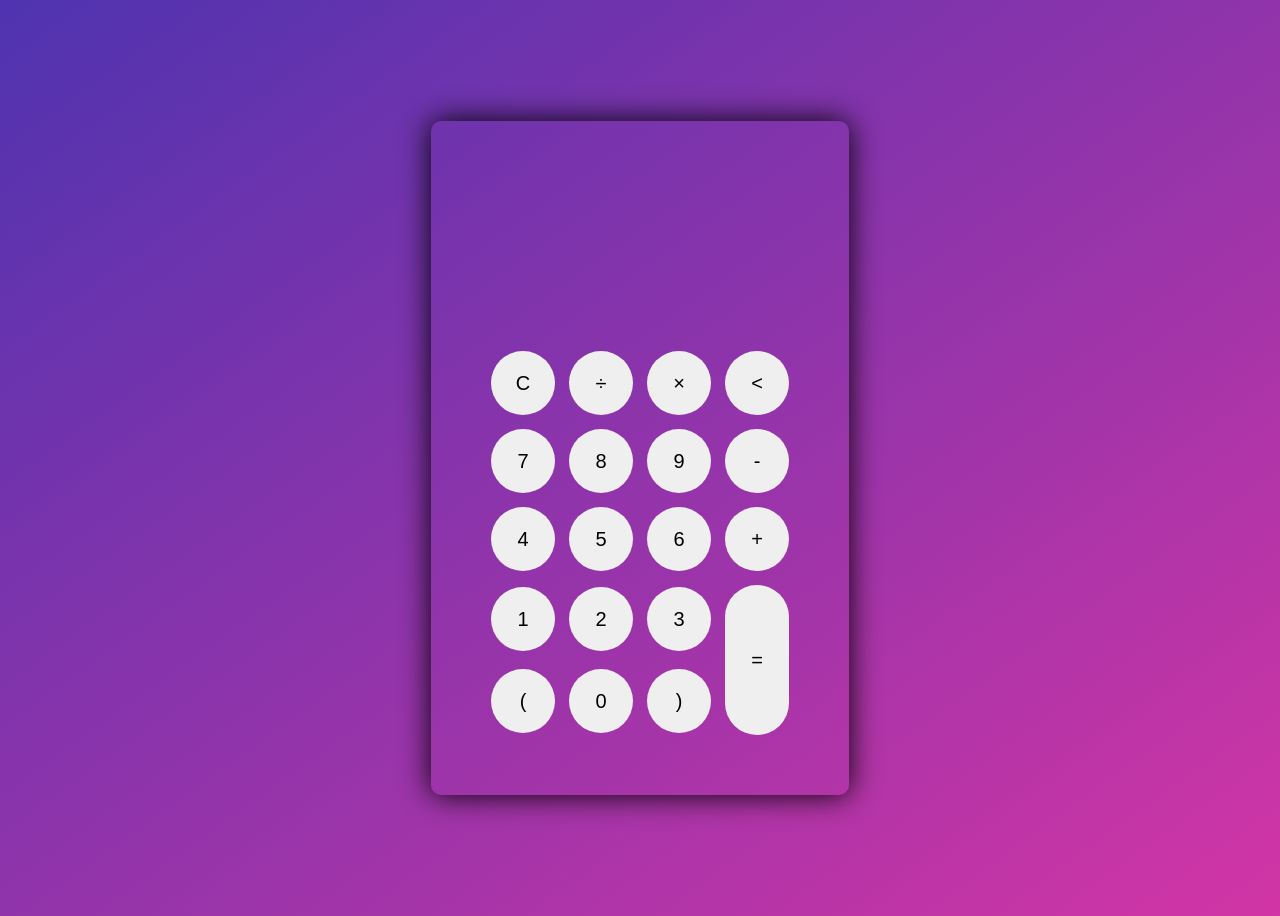
<file: Calculator/index.html>
<!DOCTYPE html>
<html lang="en">
<head>
    <meta charset="UTF-8">
    <meta http-equiv="X-UA-Compatible" content="IE=edge">
    <meta name="viewport" content="width=device-width, initial-scale=1.0">
    <link rel="stylesheet" href="style.css">
    <title>Calculator</title>
</head>
<body>
    <div class="container">
        <div class="calculator dark">
            <div class="theme-toggler active">
                <i class="toggler-icon"></i>
            </div>
            <div class="display-screen">
                <div id="display"></div>
            </div>
            <div class="buttons">
                <table>
                    <tr>
                        <td><button class="btn-operator" id="clear">C</button></td>
                        <td><button class="btn-operator" id="/">&divide;</button></td>
                        <td><button class="btn-operator" id="*">&times;</button></td>
                        <td><button class="btn-operator" id="backspace"><</button></td>
                    </tr>
                    <tr>
                        <td><button class="btn-number" id="7">7</button></td>
                        <td><button class="btn-number" id="8">8</button></td>
                        <td><button class="btn-number" id="9">9</button></td>
                        <td><button class="btn-operator" id="-">-</button></td>
                    </tr>
                    <tr>
                        <td><button class="btn-number" id="4">4</button></td>
                        <td><button class="btn-number" id="5">5</button></td>
                        <td><button class="btn-number" id="6">6</button></td>
                        <td><button class="btn-operator" id="+">+</button></td>
                    </tr>
                    <tr>
                        <td><button class="btn-number" id="1">1</button></td>
                        <td><button class="btn-number" id="2">2</button></td>
                        <td><button class="btn-number" id="3">3</button></td>
                        <td rowspan="2"><button class="btn-equal" id="equal">=</button></td>
                    </tr>
                    <tr>
                        <td><button class="btn-operator" id="(">(</button></td>
                        <td><button class="btn-number" id="0">0</button></td>
                        <td><button class="btn-operator" id=")">)</button></td>
                    </tr>
                </table>
            </div>
        </div>
    </div>
    <script src="script.js"></script>
</body>
</html>
</file>
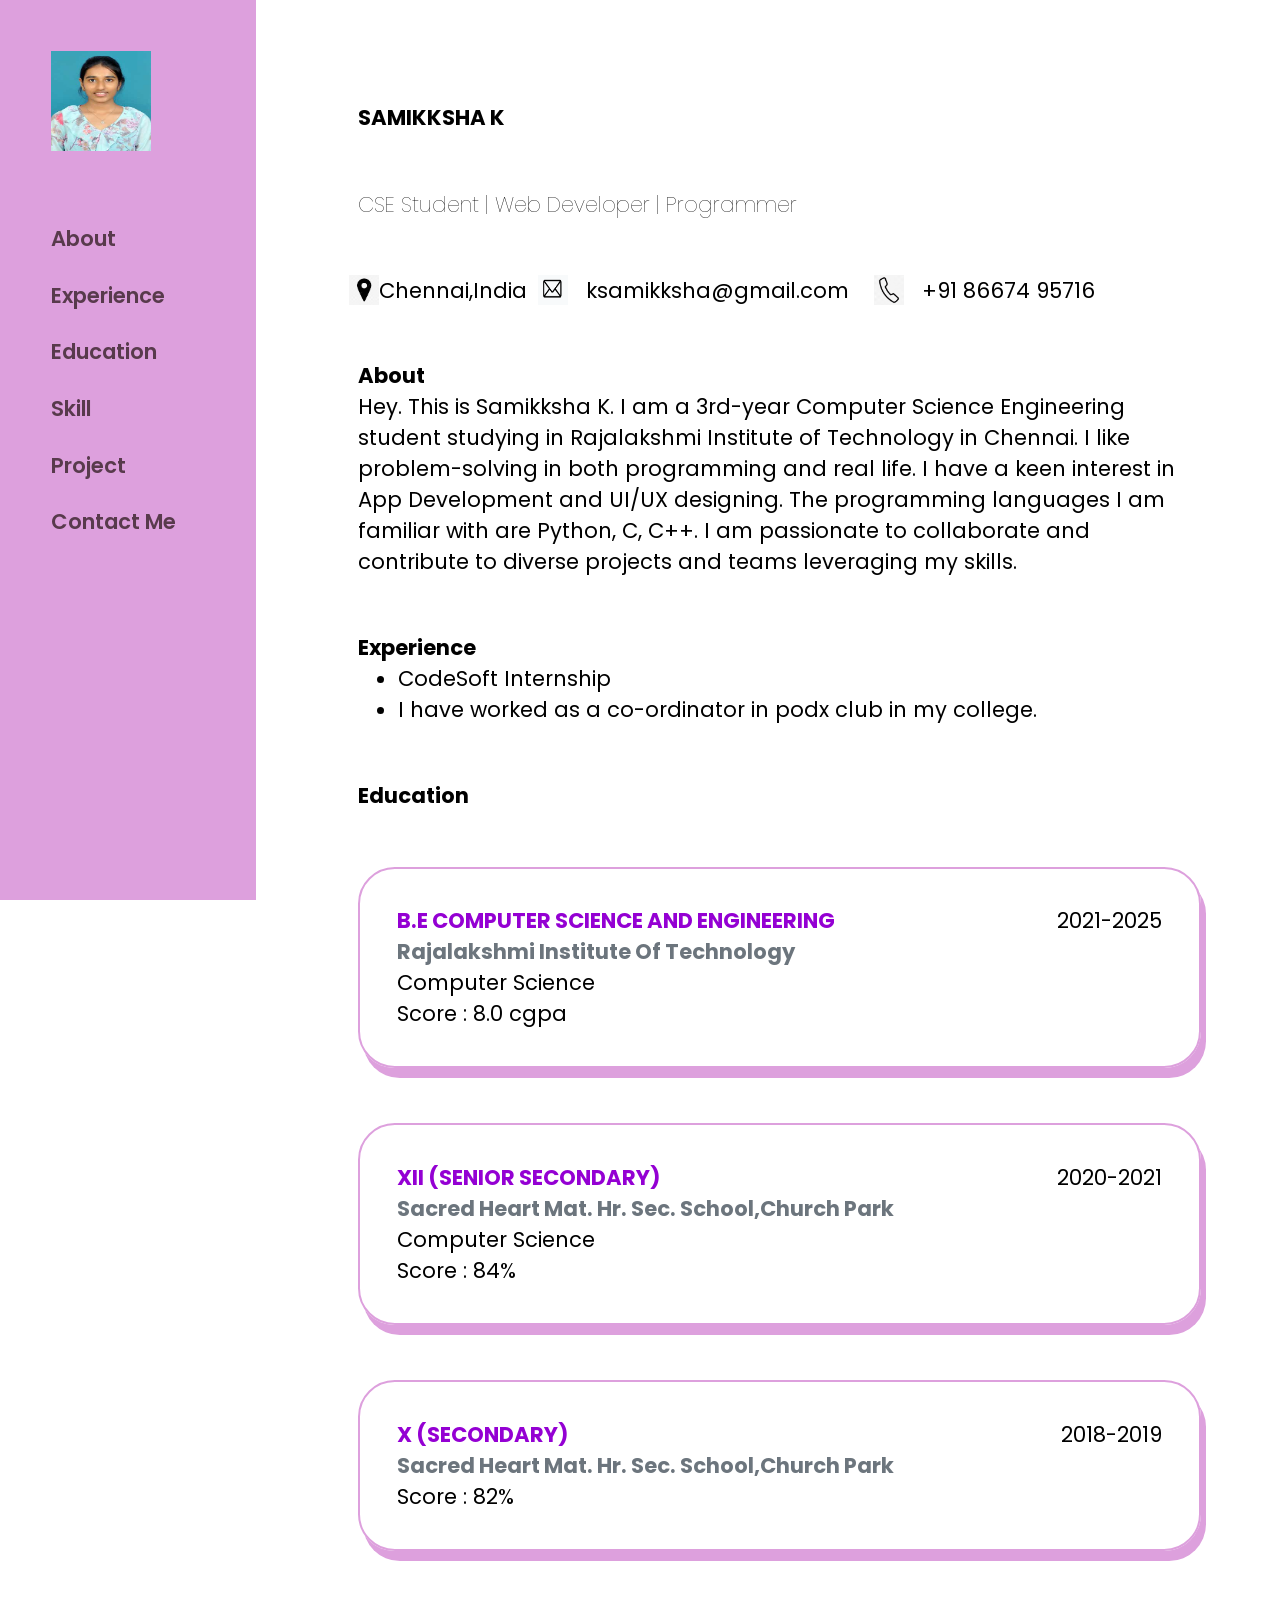
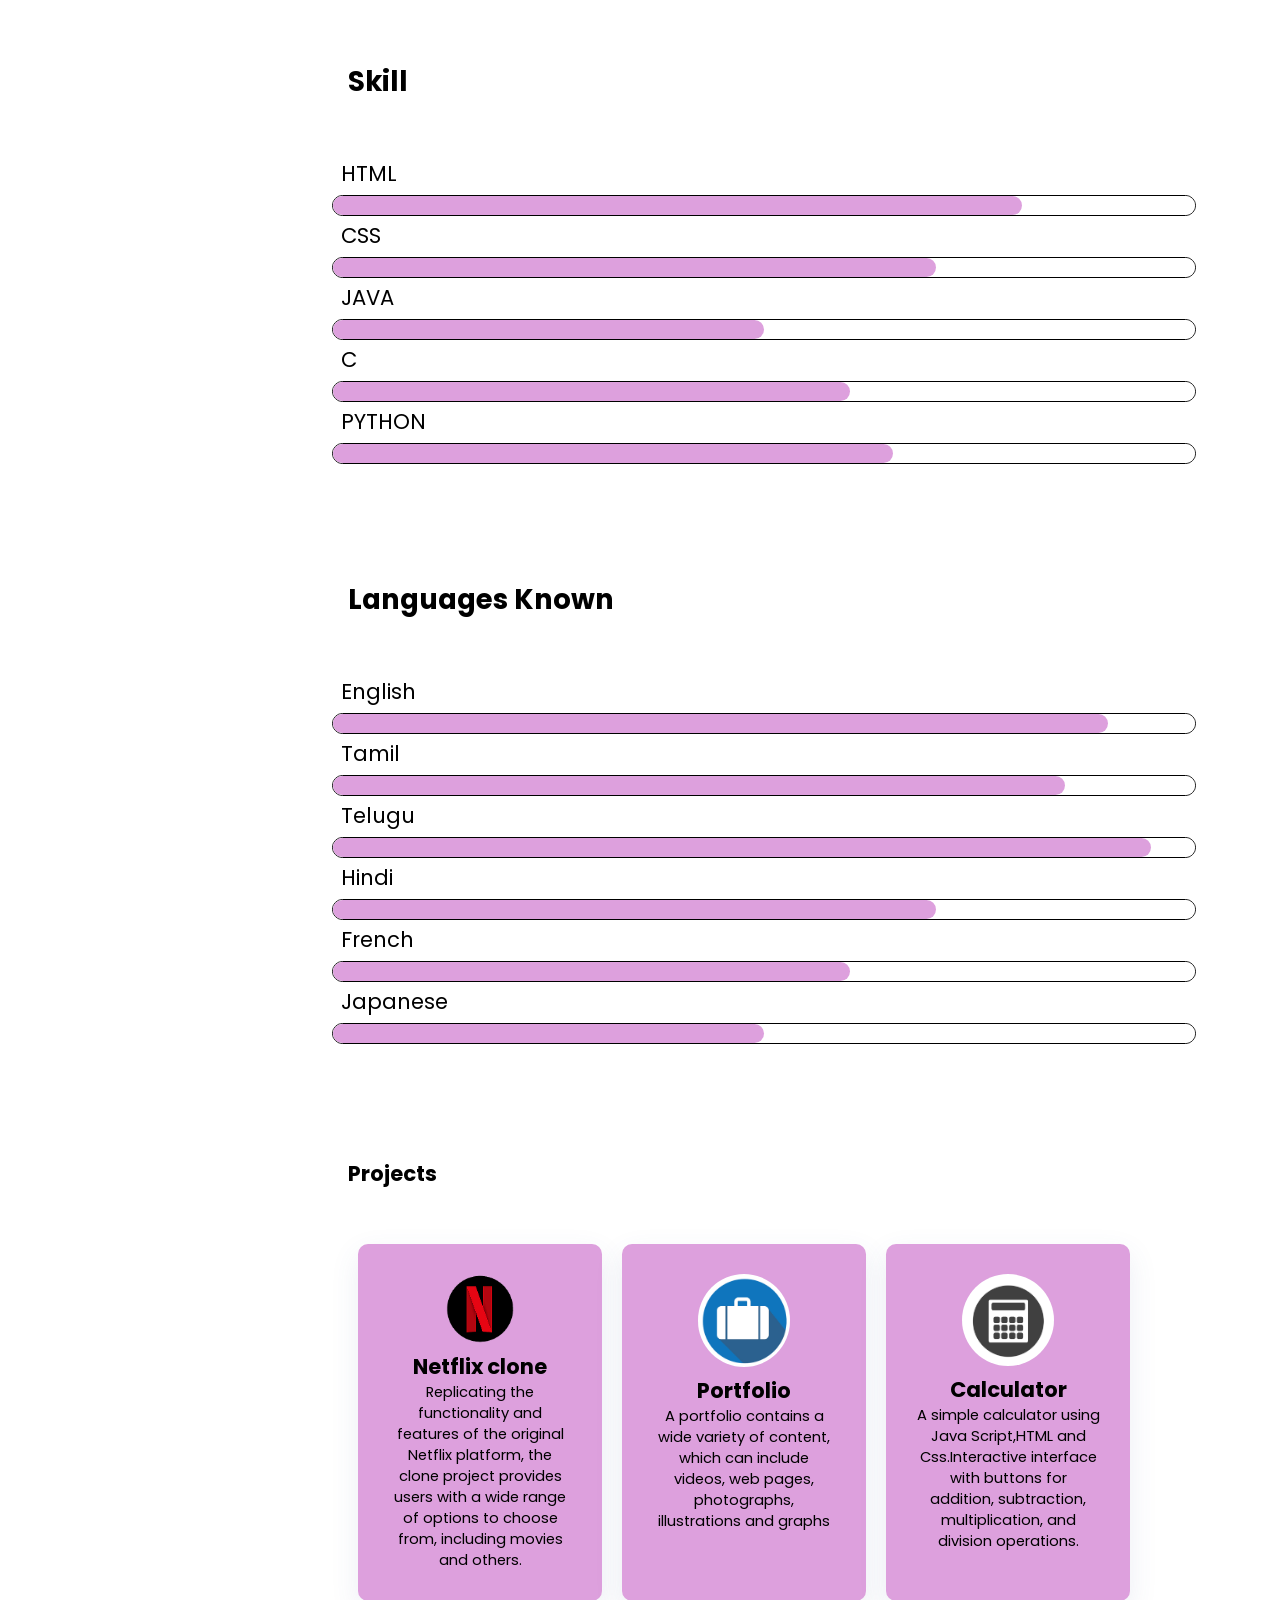
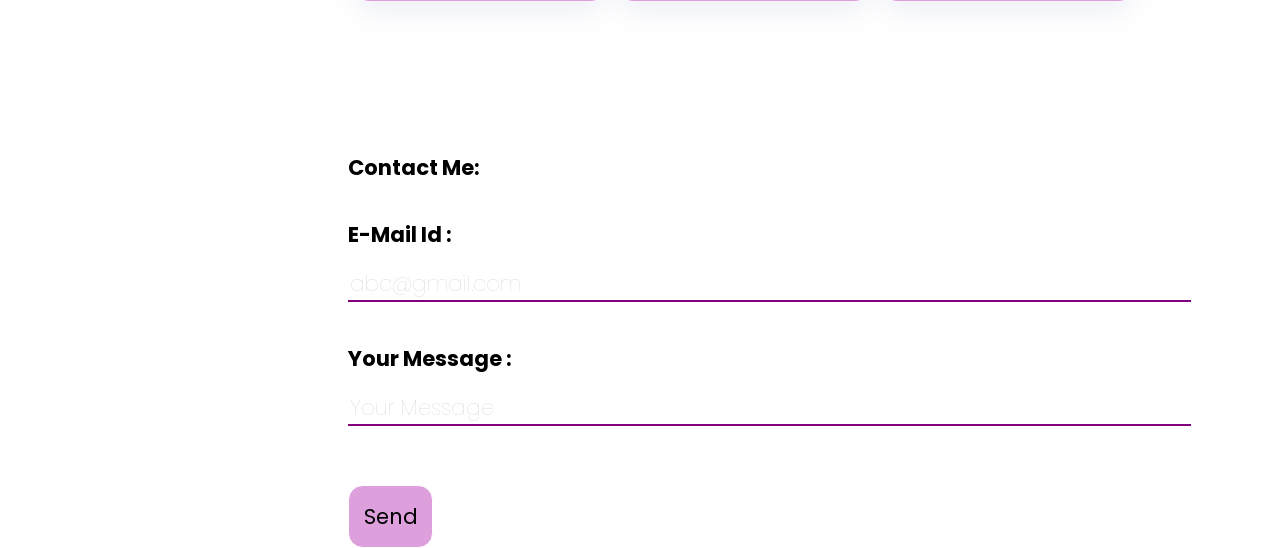
<file: Portfolio/index.html>
<!DOCTYPE html>
<html lang="en">

<head>
    <meta charset="UTF-8">
    <meta name="viewport" content="width=device-width, initial-scale=1.0">
    <title>portfolio</title>
    <link rel="stylesheet" href="./styles.css">
    <link rel="preconnect" href="https://fonts.googleapis.com">
    <link rel="preconnect" href="https://fonts.gstatic.com" crossorigin>
    <link href="https://fonts.googleapis.com/css2?family=Poppins:ital@1&display=swap" rel="stylesheet">

</head>

<body>
    <div class="navBar">
        <img class=img src="./asserts/samikksha _1 - Copy.jpg" />
        <ul class="list">
            <li class="li">About</li>
            <li class="li">Experience</li>
            <li class="li">Education</li>
            <li class="li">Skill</li>
            <li class="li">Project</li>
            <li class="li">Contact Me</li>
        </ul>
    </div>
    <div class="nav">
        <div class="about">
            <div style="font-size: 1.15rem;">
                <h1 style="font-size: 1.15rem;">SAMIKKSHA K</h1>
            </div>
            <div style="padding-top: 3rem;">
                <h2 style="font-size: 1.15rem;">CSE Student | Web Developer | Programmer</h2>
            </div>
            <div class="im">
                <div><img class="loc" src="./asserts/Screenshot (2).png" />
                    <p class="loc">Chennai,India </p>
                </div>
                <div style="margin-right: 12rem;"><img class="mail" src="./asserts/Screenshot (3).png" />
                    <p class="mail">ksamikksha@gmail.com </p>
                </div>
                <div><img class="ph" src="./asserts/Screenshot (4).png" />
                    <p class="ph">+91 86674 95716</p>
                </div>
            </div>
            <div class="summary">
                <h1>About</h1>
                <p>Hey. This is Samikksha K. I am a 3rd-year Computer Science Engineering student studying in
                    Rajalakshmi Institute of Technology in Chennai. I like problem-solving in both programming and real
                    life. I have a keen interest in App Development and UI/UX designing. The programming languages I am
                    familiar with are Python, C, C++. I am passionate to collaborate and contribute to diverse projects
                    and teams leveraging my skills.</p>
            </div>
        </div>
        <div class="experiance">
            <h1>Experience</h1>
            <ul>
                <li>CodeSoft Internship</li>
                <li>I have worked as a co-ordinator in podx club in my college.</li>
            </ul>
        </div>
        <div class="education">
            <h1>Education</h1>
            <div class="EduDetails">
                <div class="college">
                    <h2 style="color:darkviolet;">B.E COMPUTER SCIENCE AND ENGINEERING</h2>
                    <p>2021-2025</p>
                </div>
                <div class="details">
                    <h3 style="color: #6c757d;">Rajalakshmi Institute Of Technology</h3>
                    <p>Computer Science</p>
                    <p>Score : 8.0 cgpa</p>
                </div>
            </div>
            <div class="EduDetails">
                <div class="college">
                    <h2 style="color:darkviolet;">XII (SENIOR SECONDARY)</h2>
                    <p>2020-2021</p>
                </div>
                <div class="details">
                    <h3 style="color: #6c757d;">Sacred Heart Mat. Hr. Sec. School,Church Park</h3>
                    <p>Computer Science</p>
                    <p>Score : 84% </p>
                </div>
            </div>
            <div class="EduDetails">
                <div class="college">
                    <h2 style="color:darkviolet;">X (SECONDARY)</h2>
                    <p>2018-2019</p>
                </div>
                <div class="details">
                    <h3 style="color: #6c757d;">Sacred Heart Mat. Hr. Sec. School,Church Park</h3>
                    <p>Score : 82% </p>
                </div>
            </div>
        </div>
        <div class="skill">
            <h1 style="font-size: 1.5rem;">Skill</h1>
            <ul>
                <li class="li">HTML</li>
                <progress id="file" max="100" value="80">80%</progress>
                <li class="li">CSS</li>
                <progress id="file" max="100" value="70">70%</progress>
                <li class="li">JAVA</li>
                <progress id="file" max="100" value="50">50%</progress>
                <li class="li">C</li>
                <progress id="file" max="100" value="60">60%</progress>
                <li class="li">PYTHON</li>
                <progress id="file" max="100" value="65">65%</progress>
            </ul>
        </div>
        <div class="lang">
            <h1 style="font-size: 1.5rem;">Languages Known</h1>
            <ul>
                <li class="li">English</li>
                <progress id="file" max="100" value="90">90%</progress>
                <li class="li">Tamil</li>
                <progress id="file" max="100" value="85">85%</progress>
                <li class="li">Telugu</li>
                <progress id="file" max="100" value="95">95%</progress>
                <li class="li">Hindi</li>
                <progress id="file" max="100" value="70">70%</progress>
                <li class="li">French</li>
                <progress id="file" max="100" value="60">60%</progress>
                <li class="li">Japanese</li>
                <progress id="file" max="100" value="50">50%</progress>
            </ul>
        </div>
        <div class="project">
            <h4>Projects</h4>
            <div class="row">
                <div class="box-styling">
                    <img src="./asserts/netflix logo.png"/>
                    <h3>Netflix clone</h3>
                    <p>Replicating the functionality and features of the original Netflix platform, the clone project provides users with a wide range of options to choose from, including movies and others.</p>
                </div>
                <div class="box-styling">
                    <img style="border-radius: 50px;" src="./asserts/portfolio.png"/>
                    <h3>Portfolio</h3>
                    <p> A portfolio contains a wide variety of content, which can include videos, web pages, photographs, illustrations and graphs </p>
                </div>
                <div class="box-styling">
                    <img  style="border-radius: 50px;" src="./asserts/calculator.png">
                    <h3>Calculator</h3>
                    <p>A simple calculator using Java Script,HTML and Css.Interactive interface with buttons for addition, subtraction, multiplication, and division
                        operations.</p>
                </div>
            </div>

        </div>
        <div class="contact">
            <h1>Contact Me:</h1>
            <h2>E-Mail Id : </h2>
            <input type="email" name="email" id="mail" placeholder="abc@gmail.com" >
            <h2>Your Message : </h2>
            <input type="text" name="your message" id="message" placeholder="Your Message">
        </div>
        <button>Send</button>
    </div>
</body>

</html>
</file>
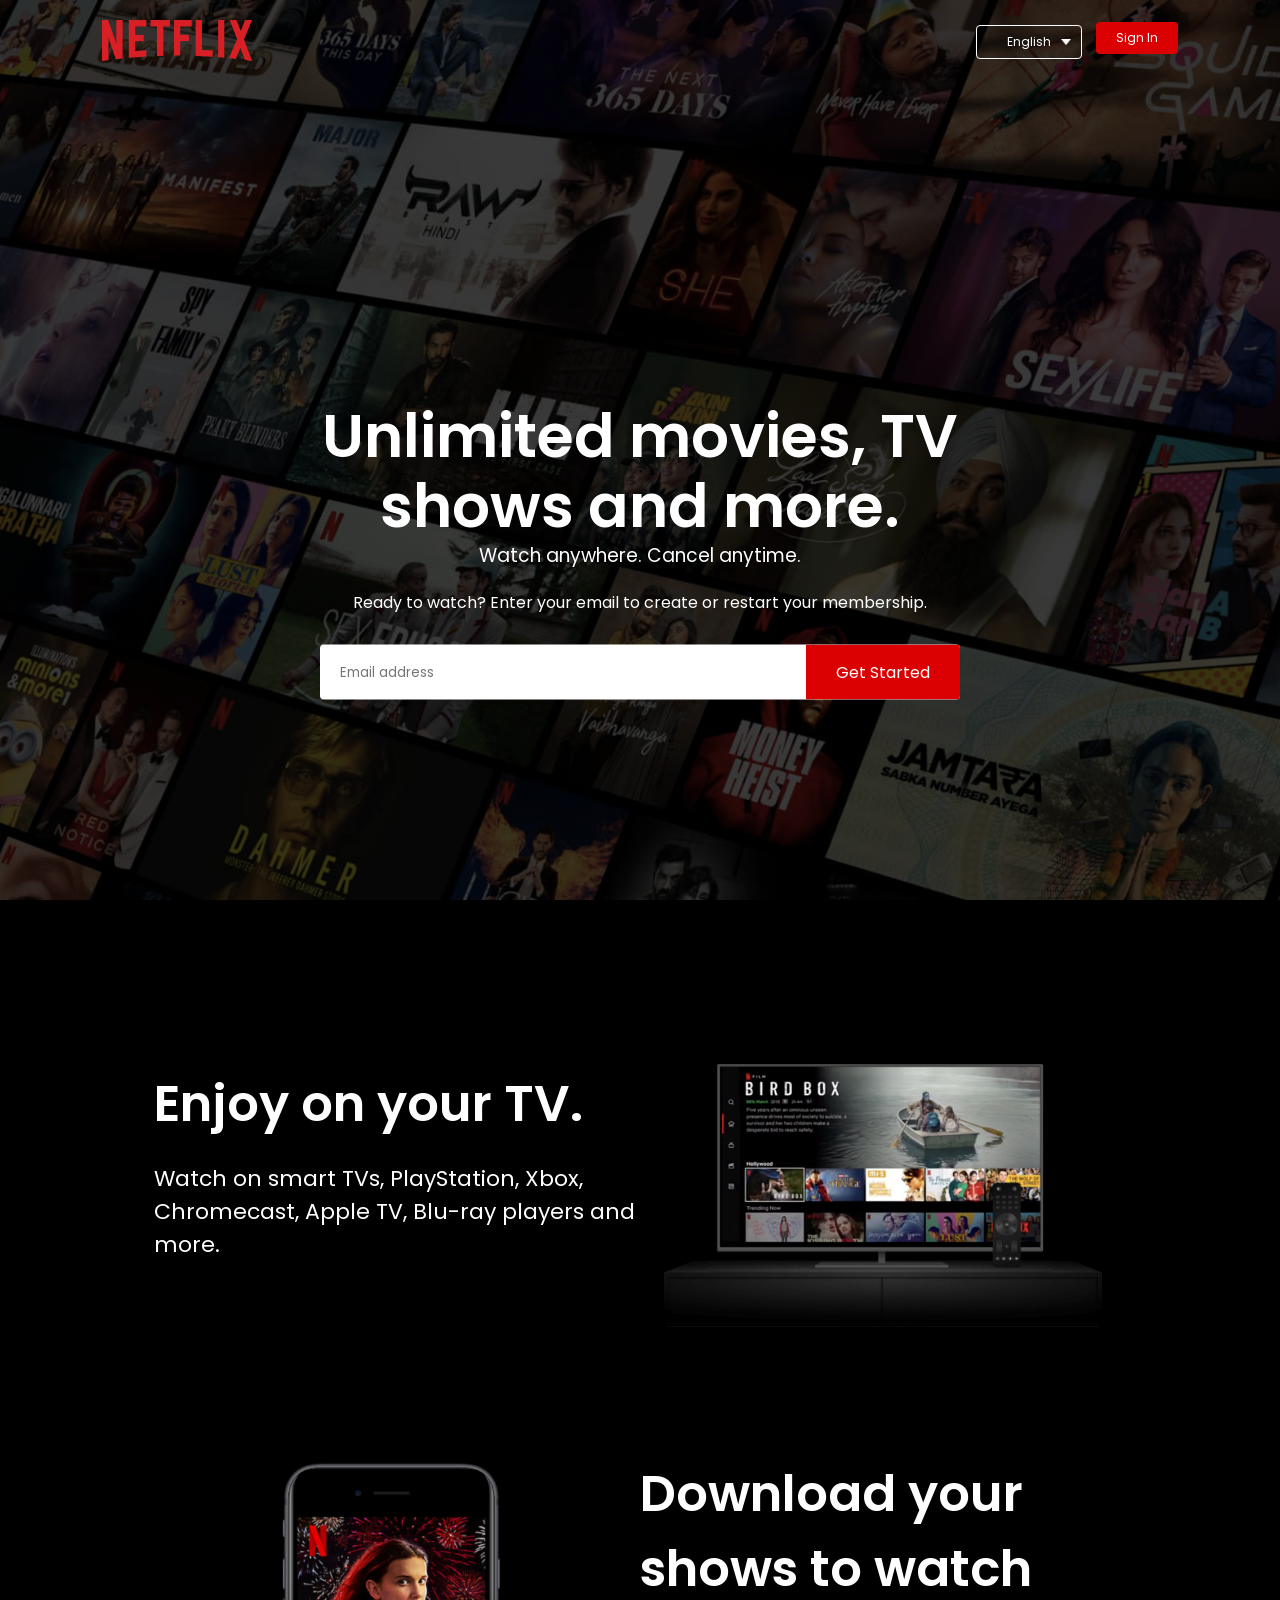
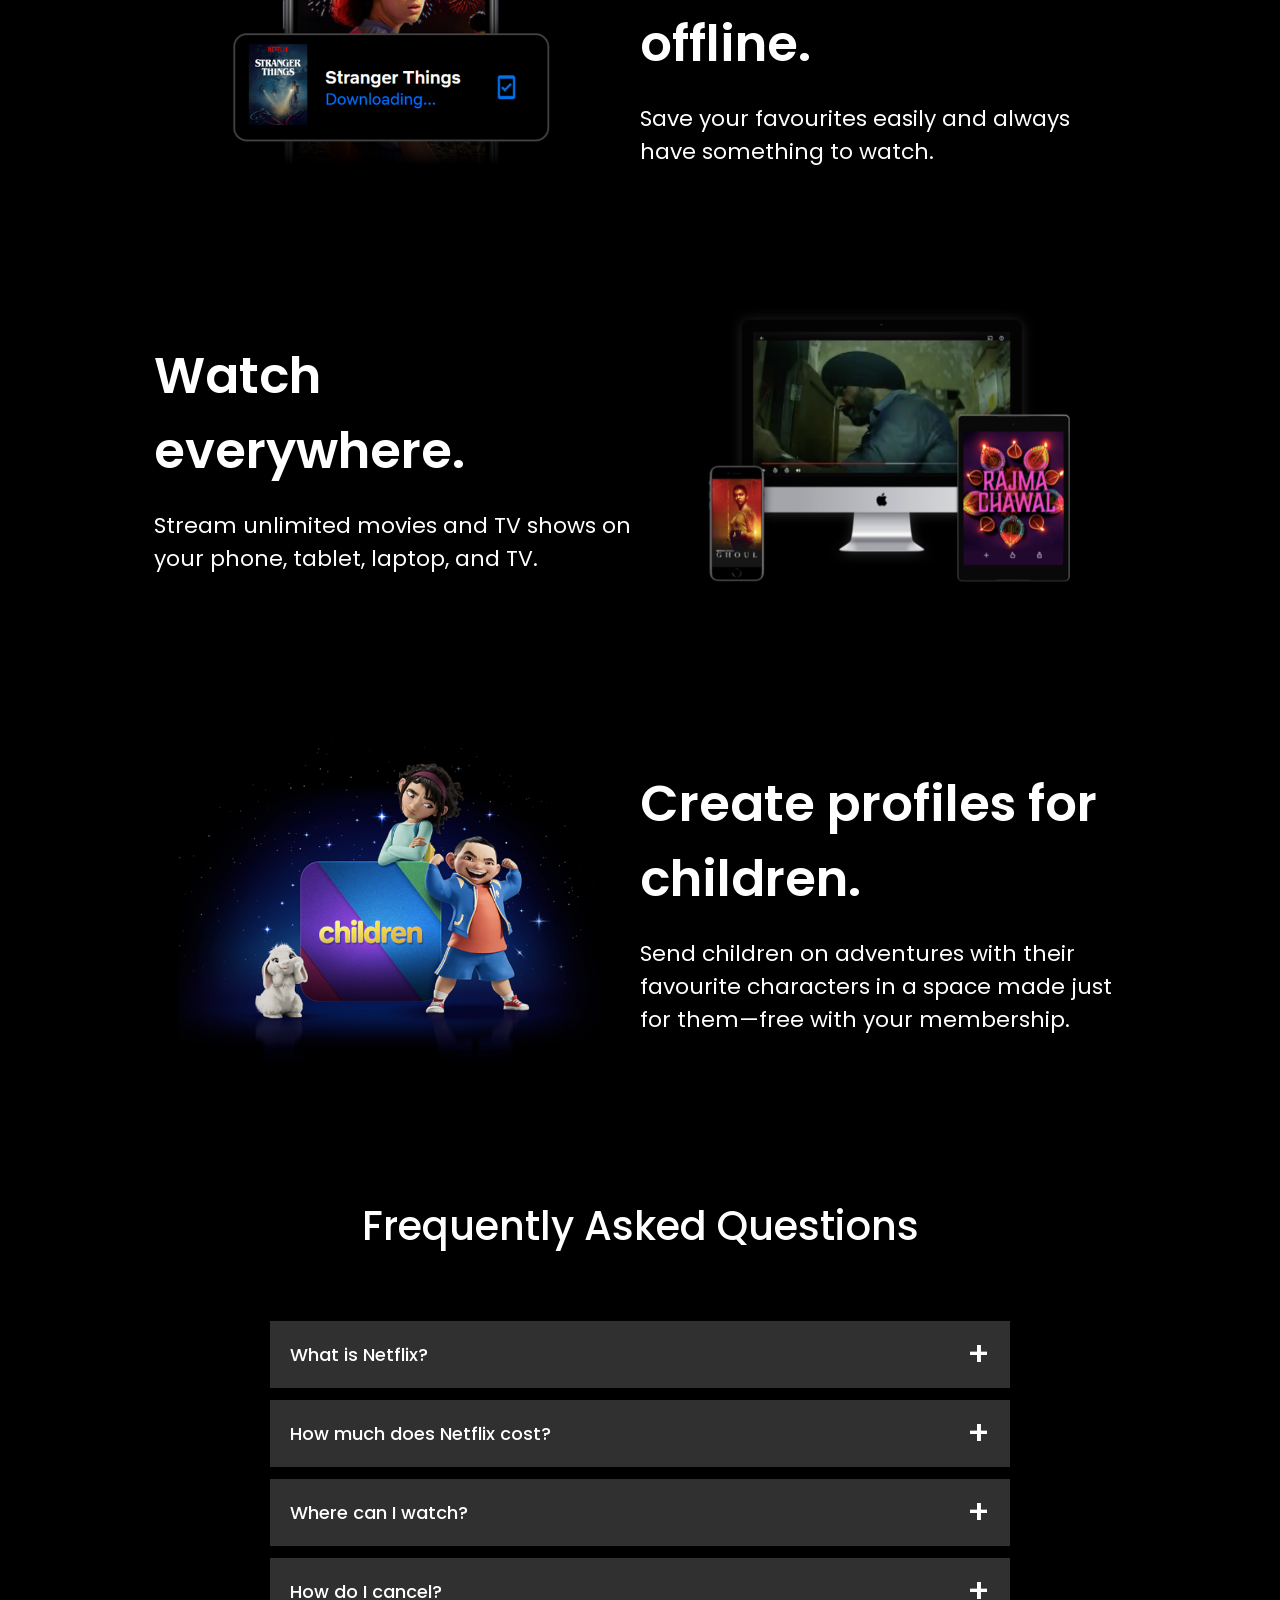
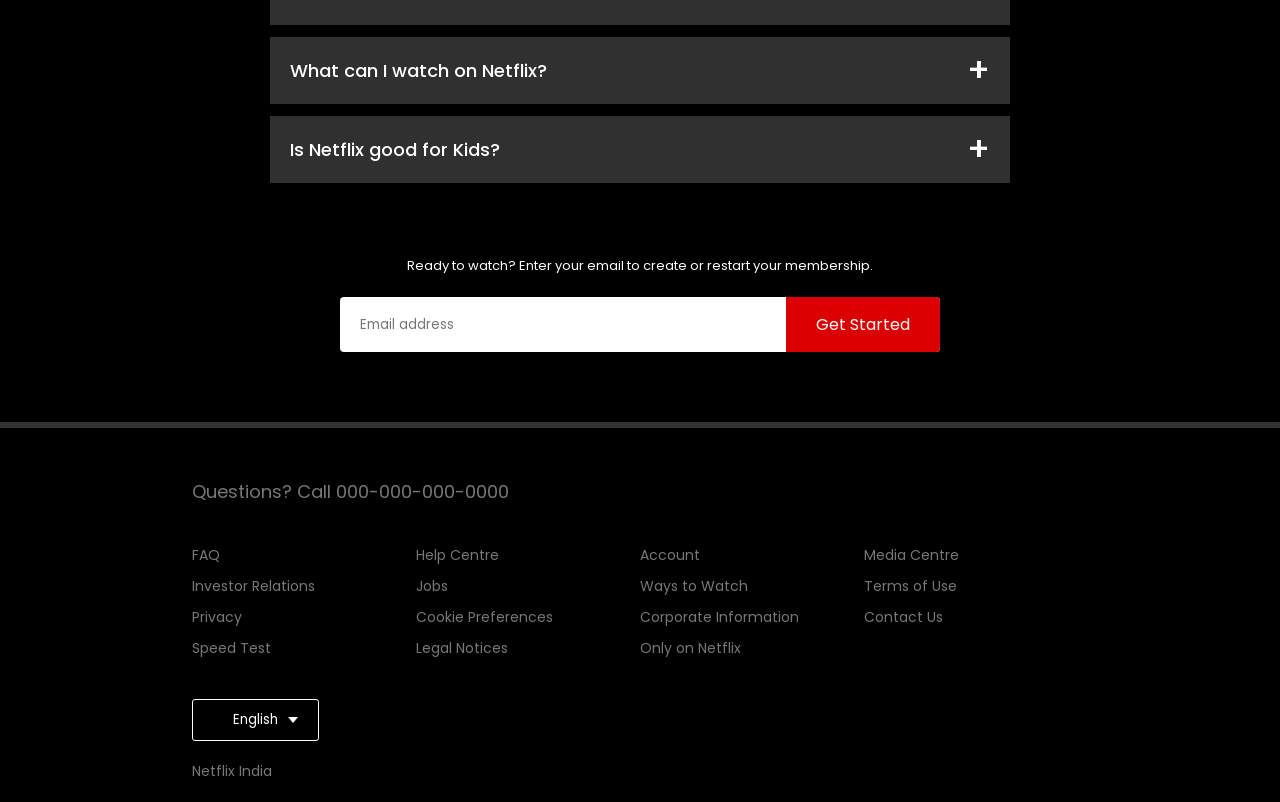
<file: LandingPage/HomePage.html>
<!DOCTYPE html>
<html lang="en">

<head>
    <meta charset="UTF-8">
    <meta name="viewport" content="width=device-width, initial-scale=1.0">
    <link rel="stylesheet" href="./style.css">
    <title>Netflix</title>
</head>

<body>
    <div class="header">
        <nav>
            <img class="logo" src="./asserts/logo.png" alt="logo">
            <div>
                <button class="lang-btn"><i class="fas fa-globe"></i> English <img src="./asserts/down-icon.png"></button>
                <button>Sign In</button>
            </div>
        </nav>

        <div class="header-content">
            <h1>Unlimited movies, TV shows and more.</h1>
            <h3>Watch anywhere. Cancel anytime.</h3>
            <p>Ready to watch? Enter your email to create or restart your membership.</p>
            <form action="#" class="email-signup">
                <input type="email" placeholder="Email address" required>
                <button type="submit">Get Started</button>
            </form>
        </div>
    </div>

    <div class="features">
        <div class="row">
            <div class="text-col">
                <h2>Enjoy on your TV.</h2>
                <p>Watch on smart TVs, PlayStation, Xbox, Chromecast, Apple TV, Blu-ray players and more.</p>
            </div>
            <div class="img-col">
                <img src="./asserts/feature-1.png" alt="feature-1">
            </div>
        </div>
        <div class="row">
            <div class="img-col">
                <img src="./asserts/feature-2.png" alt="feature-2">
            </div>
            <div class="text-col">
                <h2>Download your shows to watch offline.</h2>
                <p>Save your favourites easily and always have something to watch.</p>
            </div>
        </div>
        <div class="row">
            <div class="text-col">
                <h2>Watch everywhere.</h2>
                <p>Stream unlimited movies and TV shows on your phone, tablet, laptop, and TV.</p>
            </div>
            <div class="img-col">
                <img src="./asserts/feature-3.png" alt="feature-3">
            </div>
        </div>
        <div class="row">
            <div class="img-col">
                <img src="./asserts/feature-4.png" alt="feature-4">
            </div>
            <div class="text-col">
                <h2>Create profiles for children.</h2>
                <p>Send children on adventures with their favourite characters in a space made just for them—free with your membership.</p>
            </div>
        </div>
    </div>


  
    <div class="faq">
        <h2>Frequently Asked Questions</h2>

        <ul class="accordion">
            <li>
                <input type="radio" name="accordion" id="first">
                <label for="first">What is Netflix?</label>
                <div class="content">
                    <p>Netflix is a streaming service that offers a wide variety of award-winning TV shows, movies, anime, documentaries and more – on thousands of internet-connected devices.<br><br>
                    You can watch as much as you want, whenever you want, without a single ad – all for one low monthly price. There's always something new to discover, and new TV shows and movies are added every week!</p>
                </div>
            </li>
            <li>
                <input type="radio" name="accordion" id="second">
                <label for="second">How much does Netflix cost?</label>
                <div class="content">
                    <p>Watch Netflix on your smartphone, tablet, Smart TV, laptop, or streaming device, all for one fixed monthly fee. Plans range from ₹ 149 to ₹ 649 a month. No extra costs, no contracts.</p>
                </div>
            </li>
            <li>
                <input type="radio" name="accordion" id="third">
                <label for="third">Where can I watch?</label>
                <div class="content">
                    <p>Watch anywhere, anytime. Sign in with your Netflix account to watch instantly on the web at netflix.com from your personal computer or on any internet-connected device that offers the Netflix app, including smart TVs, smartphones, tablets, streaming media players and game consoles.<br><br>
                    You can also download your favourite shows with the iOS, Android, or Windows 10 app. Use downloads to watch while you're on the go and without an internet connection. Take Netflix with you anywhere.</p>
                </div>
            </li>
            <li>
                <input type="radio" name="accordion" id="fourth">
                <label for="fourth">How do I cancel?</label>
                <div class="content">
                    <p>Netflix is flexible. There are no annoying contracts and no commitments. You can easily cancel your account online in two clicks. There are no cancellation fees – start or stop your account anytime.</p>
                </div>
            </li>
            <li>
                <input type="radio" name="accordion" id="fifth">
                <label for="fifth">What can I watch on Netflix?</label>
                <div class="content">
                    <p>Netflix has an extensive library of feature films, documentaries, TV shows, anime, award-winning Netflix originals, and more. Watch as much as you want, anytime you want.</p>
                </div>
            </li>
            <li>
                <input type="radio" name="accordion" id="sixth">
                <label for="sixth">Is Netflix good for Kids?</label>
                <div class="content">
                    <p>The Netflix Kids experience is included in your membership to give parents control while kids enjoy family-friendly TV shows and films in their own space.<br><br>
                    Kids profiles come with PIN-protected parental controls that let you restrict the maturity rating of content kids can watch and block specific titles you don’t want kids to see.</p>
                </div>
            </li>
        </ul>
        
        <small>Ready to watch? Enter your email to create or restart your membership.
        </small>
        
        <form action="#" class="email-signup">
            <input type="email" placeholder="Email address" required>
            <button type="submit">Get Started</button>
        </form>  
    </div>

    <div class="footer">
        <h2>Questions? Call 000-000-000-0000</h2>

        <div class="row">
            <div class="col">
                <a href="#">FAQ</a>
                <a href="#">Investor Relations</a>
                <a href="#">Privacy</a>
                <a href="#">Speed Test</a>
            </div>
            <div class="col">
                <a href="#">Help Centre</a>
                <a href="#">Jobs</a>
                <a href="#">Cookie Preferences</a>
                <a href="#">Legal Notices</a>
            </div>
            <div class="col">
                <a href="#">Account</a>
                <a href="#">Ways to Watch</a>
                <a href="#">Corporate Information</a>
                <a href="#">Only on Netflix</a>
            </div>
            <div class="col">
                <a href="#">Media Centre</a>
                <a href="#">Terms of Use</a>
                <a href="#">Contact Us</a>
            </div>
        </div>

        <button class="lang-btn"><i class="fa-solid fa-globe"></i> English <img src="./asserts/down-icon.png"></button>

        <p class="copyright-text">Netflix India</p>
    </div>

</body>

</html>
</file>
<file: Calculator/style.css>
body{
    height: 100vh;
    background: linear-gradient( to bottom right, rgba(79,51,176,1.0),rgba(210,53,165));
    font-family: sans-serif;
}
.container{
    height: 100vh;
    display: grid;
    place-items: center;
}
.buttons{
    padding: 2rem;
    border-radius: 5rem;
}   
.buttons button{
    border-radius: 2rem;
    padding: 1rem;
    border: none;
    height: 4rem;
    width: 4rem;
    margin: 5px;
    font-size: 20px;
}
button#equal{
    height: 150px;
}
#display {
    margin: 0 10px;
    height: 150px;
    width: auto;
    max-width: 270px;
    display: flex;
    align-items: flex-end;
    justify-content: flex-end;
    font-size: 30px;
    margin-bottom: 20px;
  }
  .calculator {
    position: relative;
    height: auto;
    width: auto;
    padding: 20px;
    border-radius: 10px;
    box-shadow: 0 0 30px #000;
}
.theme-toggler {
    position: absolute;
    top: 30px;
    right: 30px;
    color: #fff;
    cursor: pointer;
    z-index: 1;
}
</file>
<file: Portfolio/styles.css>
*{
    margin: 0;
    font-size: 1.15rem;
    font-family:poppins ;
}
body{
    float: left;
}
.navBar{
    background-color:plum;
    height: 100vh;
    width: 20%;
    float: left;
    position: fixed;
    justify-content: center;
    align-items: center;
}
.navBar .img{
    height: 100px;
    width: 100px; 
    padding: 20% 20% 10% 20%;
}
.list{
    width: 100%;
    padding-top: 10%;
    padding-left: 15%;
    list-style: none;
    font-weight: 600;
    color: rgba(33, 16, 16, 0.707);;
}
.list .li{
    padding: 5% 5% 5% 5%;
}
.nav{
    width: 80%;
    float: right;
}
.nav .about{
    color: black;
    padding-top: 10%;
    padding-left: 10%;
    
}
.nav .about h2{
    color: black;
    font-weight: 100;
    font-size: medium;
}
.loc{
 background-color: white;
 height: 30px;
 width: 30px;
 display: inline;
}
.mail{
    background-color: white;
    height: 30px;
    width: 30px;
    padding-right: 1rem;
    display: inline;
}
.ph{
    background-color: white;
    height: 30px;
    width: 30px;
    display: inline;
    padding-left: 1rem;
}
.im{
    display: flex;
    white-space: nowrap;
    padding-top: 3rem;
    margin-left: -1%;
}
.im div{
    display: flex;
    white-space: nowrap;
    margin-right: 7rem;
}
.summary,.experiance{
    padding-top: 3rem;
    color: black;
    width: 90%;
}
.experiance,.college,.education{
    padding-left: 10%;
    text-decoration: none;
}
.education{
    padding-top: 3rem;
}
.college{
    position: relative;
    display: flex;
    color: black;
    margin-left: -10%;
}
.college h2{
  padding-right:10rem;
}
.college p{
    position: absolute;
    right: 0;
    float: right;
}

.EduDetails{
    padding: 2rem;
    border-radius: 2rem;
    border: 2px solid plum;
    width: 83%;
    margin-bottom: 3rem;
    box-shadow: 5px 10px plum
}
.education h1{
    padding-bottom: 3rem;
}
.XII{
    display: flex;
    color: black;
   
    
}
.XII h2{
    padding-right:20rem;
  }
.X{
    display: flex;
    color: black;
}
.X h2{
    padding-right:25rem;
  }
  .skill .li{
    list-style: none;
  }
  label {
    padding-right: 10px;
    font-size: 1rem;
  }
  .skill{
    padding-top: 3rem;
    padding-left: 5rem;
    padding-bottom: 3rem;
    font-size: 2rem;
  }
  .skill ul{
    margin-left: -5%;
    padding-top: 3rem;
  }
  .skill ul progress{
    margin-left: -1%;
    width: 92%;
  }
  progress{
    border: 1px solid black;
    border-radius: 2rem;
  }
  progress::-webkit-progress-bar{
    background-color: white;
    border-radius: 2rem;
  }
  progress::-webkit-progress-value{
    background-color: plum;
    border-radius: 2rem;
  }
  .lang{
    padding-top: 3rem;
    padding-left: 5rem;
    padding-bottom: 3rem;
    font-size: 2rem;
  }
  .lang .li{
    list-style: none;
  }
  .lang ul{
    margin-left: -5%;
    padding-top: 3rem;
  }
  .lang ul progress{
    margin-left: -1%;
    width: 92%;
  }
  progress{
    border: 1px solid black;
    border-radius: 2rem;
  }
  progress::-webkit-progress-bar{
    background-color: white;
    border-radius: 2rem;
  }
  progress::-webkit-progress-value{
    background-color: plum;
    border-radius: 2rem;
  }
  .project{
    padding-top: 3rem;
    padding-left: 5rem;
    padding-bottom: 3rem;
    font-size: 2rem;
    list-style:none;  
  }
  .projectLink{
    border: 2px solid black;
    background-color: plum;
    border-radius: 2rem;
    height: 10rem;
    width: 10rem;
    align-items: center;
    justify-content: center;
  }
  .contact{
    padding-top: 3rem;
    padding-left: 5rem;
    padding-bottom: 3rem;
    font-size: 2rem;
  }
  .contact h2{
    padding-top: 2rem;
  }
  .row{
    padding-top: 3rem;
    display: flex;
    flex-wrap: wrap;
  }
  .box-styling{
    width: 10rem;
    padding: 30px;
    position: relative;
    overflow: hidden;
    border-radius: 10px;
    margin: 0 10px 40px 10px;
    background: plum;
    box-shadow: 0 10px 29px 0 rgba(68, 88, 144, 0.1);
    transition: all 0.3s ease-in-out;
    text-align: center;
  }
  .box-styling h4{
    font-weight: 700;
    margin-bottom: 15px;
    font-size: 18px;
  }
  .box-styling p{
    font-size: 0.8rem;
  }
  .box-styling img{
    width: 5rem;
  }
  .contact button{
    border-radius: 10px;
    background-color: plum;
  }
  #mail{
    border-left: none;
    border-right: none;
    border-top: none;
    border-color: purple;
    border-bottom-width: 100%;
    outline: none;
    
  }
input::placeholder{
  font-weight: lighter;
  opacity: 0.3;
}
input{
  width: 90%;
}
#message{
    border-left: none;
    border-right: none;
    border-top: none;
    border-color: purple;
    border-bottom-width: 100%;
    outline: none;
}
button{
  padding: 0.8rem;
  background-color: plum;
  border: 1px solid white;
  border-radius: 0.8rem;
  margin-left: 5rem;
}
</file>
<file: LandingPage/style.css>
@import url("https://fonts.googleapis.com/css2?family=Poppins:wght@500;700;800&display=swap");

* {
    margin: 0;
    padding: 0;
    box-sizing: border-box;
    font-family: 'Poppins', sans-serif;
}

body {
    background-color: #000;
    color: #fff;
}

.header {
    width: 100%;
    height: 100vh;
    background-image: linear-gradient(rgba(0,0,0,0.7),rgba(0,0,0,0.7)), url(./asserts/header-image.png);
    background-size: cover;
    background-position: center;
    padding: 10px 8%;
    position: relative;
}

nav {
    display: flex;
    align-items: center;
    justify-content: space-between;
    padding: 10px 0;
}

.logo {
    width: 150px;
    cursor: pointer;
}

nav button {
    border: none;
    outline: none;
    background-color: #db0001;
    color: #fff;
    padding: 7px 20px;
    font-size: 12px;
    border-radius: 4px;
    margin-left: 10px;
    cursor: pointer;
}

.lang-btn {
    display: inline-flex;
    align-items: center;
    background: transparent;
    border: 1px solid #fff;
    padding: 7px 10px;
}

.lang-btn img {
    width: 10px;
    margin-left: 10px;
} 

.fa-globe {
    color: #fff;
    width: 10px;
    margin-right: 10px;
}

.header-content {
    position: absolute;
    top: 50%;
    left: 50%;
    transform: translate(-50%,-50%);
    text-align: center;
    margin-top: 100px;
}

.header-content h1 {
    font-size: 60px;
    line-height: 70px;
    font-weight: 600;
    max-width: 650px;
}

.header-content h3 {
    font-weight: 400;
    margin-bottom: 20px;
}

.email-signup {
    background: #fff;
    border-radius: 4px;
    display: flex;
    align-items: center;
    margin-top: 30px;
    overflow: hidden;
}

.email-signup input {
    flex: 1;
    border: 0;
    outline: 0;
    margin-left: 20px;
}

.email-signup button {
    background-color: #db0001;
    border: none;
    outline: none;
    color: #fff;
    font-size: 16px;
    cursor: pointer;
    padding: 15px 30px;
}


.features {
    padding: 50px 12%;
    font-size: 22px;
}

.row {
    display: flex;
    align-items: center;
    width: 100%;
    flex-wrap: wrap;
    padding: 50px 0;
}

.text-col, .img-col {
    flex-basis: 50%;
    margin-bottom: 20px;
}

.img-col img {
    display: block;
    width: 90%;
    margin: auto;
}

.features h2 {
    font-size: 50px;
    font-weight: 600;
    margin-bottom: 20px;
}

.faq {
    padding: 10px 12%;
    text-align: center;
    font-size: 18px;
}

.faq h2 {
    font-size: 40px;
    font-weight: 500;
}

.accordion {
    margin: 60px auto;
    width: 100%;
    max-width: 750px;
}

.accordion li {
    list-style: none;
    width: 100%;
    padding: 5px;
}

.accordion li label {
    display: flex;
    align-items: center;
    padding: 20px;
    font-size: 18px;
    font-weight: 500;
    background-color: #303030;
    margin-bottom: 2px;
    cursor: pointer;
    position: relative;
}

label::after {
    content: '+';
    font-size: 34px;
    position: absolute;
    right: 20px;
    transition: transform 0.5s;
}

input[type="radio"] {
    display: none;
}

.accordion .content {
    background-color: #303030;
    text-align: left;
    padding: 0 20px;
    max-height: 0;
    overflow: hidden;
    transition: max-height 0.5s, padding 0.5s;
}

.accordion input[type="radio"]:checked + label + .content {
    max-height: 600px;
    padding: 30px 20px;
}

.accordion input[type="radio"]:checked + label::after {
    transform: rotate(135deg);
}

.faq small {
    font-size: 13px;
}

.faq .email-signup {
    max-width: 600px;
    margin: 20px auto 60px;
}


.footer {
    padding: 50px 15% 10px;
    border-top: 6px solid #333;
    color: #777;
}

.footer h2 {
    font-size: 18px;
    font-weight: 400;
    margin-bottom: 30px;
}

.footer .col {
    flex-basis: 25%;
    flex-grow: 1;
    margin-bottom: 20px;
}

.footer .col a {
    display: block;
    color: #777;
    font-size: 14px;
    margin-bottom: 10px;
    text-decoration: none;
}

.footer .row {
    align-items: flex-start;
    padding: 10px 0px;
}

.footer .lang-btn {
    color: #fff;
    padding: 10px 20px;
    border-radius: 3px;
}

.copyright-text {
    font-size: 14px;
    margin-top: 20px;
    margin-bottom: 10px;
}



@media only screen and (max-width: 600px) {
    .logo {
        width: 100px;
    }

    nav button {
        padding: 5px 10px;
    }

    nav .lang-btn {
        padding: 4px 8px;
    }

    .header-content {
        position: unset;
        transform: none;
        padding-top: 150px;
    }

    .header-content h1 {
        font-size: 30px;
    }

    .email-signup button {
        font-size: 12px;
        padding: 10px 15px;
    }

    .text-col, .img-col {
        flex-basis: 100%;
    }

    .features h2 {
        font-size: 30px;
    }

    .features p {
        font-size: 15px;
    }

    .row:nth-child(2), .row:nth-child(4) {
        flex-direction: column-reverse;
    }

    .features .row {
        padding: 10px 0;
    }

    .faq h2 {
        font-size: 20px;
    }

    .accordion .content {
        font-size: 14px;
    }

    .accordion li label {
        padding: 10px;
        font-size: 14px;
    }

    label::after {
        font-size: 22px;
    }
}
</file>
